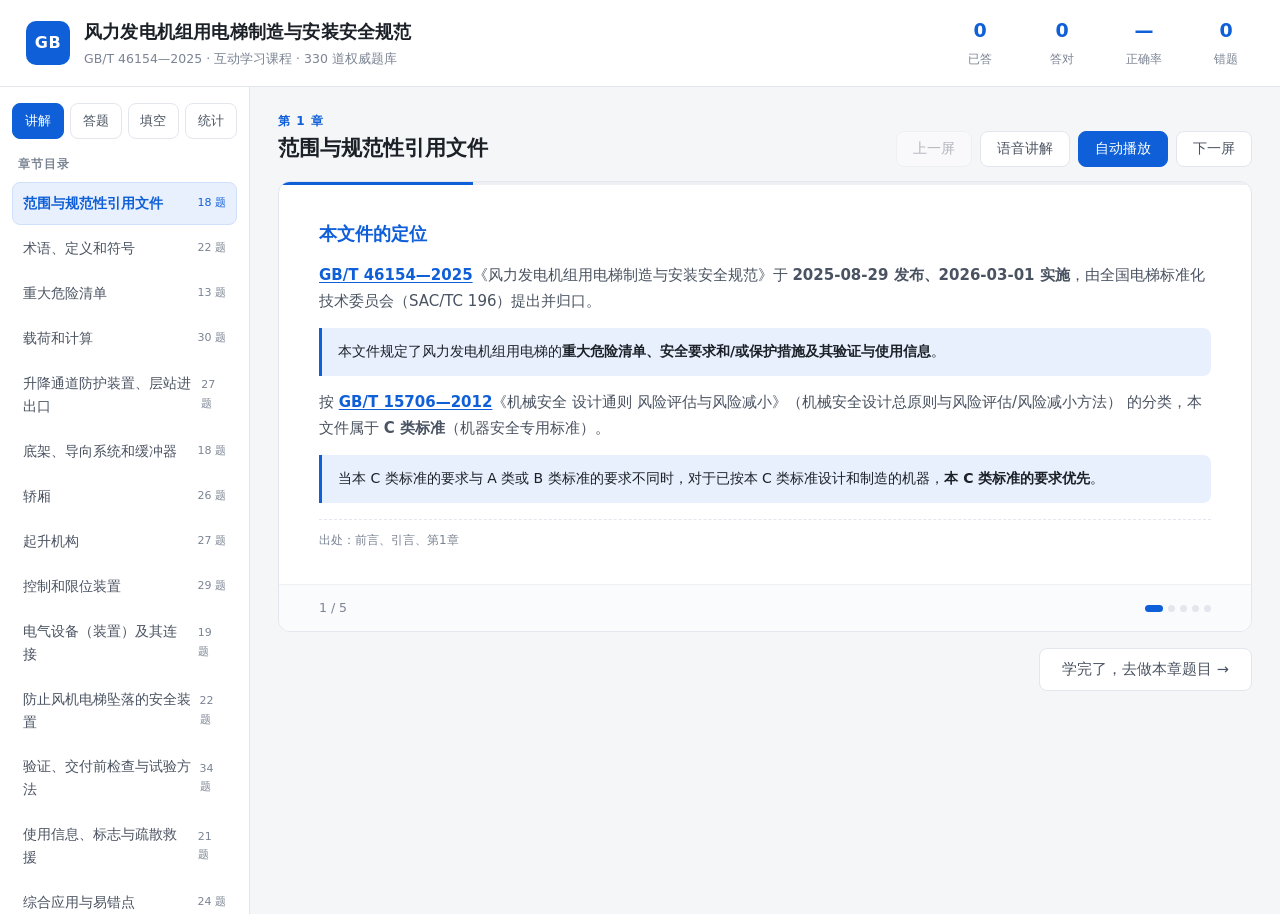
<file: index.html>
<!DOCTYPE html>
<html lang="zh-CN" data-page-node-id="mQo1R8AySi9ulNGFFgEggQ">
<head data-page-node-id="TAb0LaGGeSWBuW7K2f3jig">
<meta charset="UTF-8" data-page-node-id="KatGmBRJy7zHox4V0ZiAu6">
<meta name="viewport" content="width=device-width, initial-scale=1.0, viewport-fit=cover" data-page-node-id="2ah8SXbojGjMOA6FTHvcJJ">
<meta name="theme-color" content="#1a56db">
<meta name="apple-mobile-web-app-capable" content="yes">
<meta name="mobile-web-app-capable" content="yes">
<meta name="apple-mobile-web-app-status-bar-style" content="default">
<meta name="apple-mobile-web-app-title" content="风机电梯规范">
<meta name="description" content="GB/T 46154—2025 风力发电机组用电梯制造与安装安全规范 · 330 道权威题库互动学习">
<link rel="manifest" href="manifest.json">
<link rel="apple-touch-icon" href="icon-192.png">
<title>GB/T 46154—2025 风力发电机组用电梯制造与安装安全规范 · 互动学习课程</title>
<link rel="stylesheet" href="style.css" data-page-node-id="F5QSv4Tz6DSk9I75MiH6LL">
</head>
<body data-page-node-id="bDvq0lUARfJh0JZDNRk1cO">

<header class="topbar" data-page-node-id="ENsotrkGFCC69eRLceDYLo">
  <div class="brand" data-page-node-id="F3RCfbejKLFStZMfDvzIV9">
    <div class="logo" data-page-node-id="Fa6Ur6jxRM1ITuPgTZjjvu">GB</div>
    <div class="brand-text" data-page-node-id="qbOHX3YFs0WF0oyif7Ytv5">
      <h1 data-page-node-id="lHQTfkMbKHDOEEPYbKH5HC">风力发电机组用电梯制造与安装安全规范</h1>
      <p data-page-node-id="QAYQ2LKgcLcDNoEkHhytTW">GB/T 46154—2025 · 互动学习课程 · <span id="totalCount" data-page-node-id="YDGB1LUocgZShixCfhn77v">0</span> 道权威题库</p>
    </div>
  </div>
  <div class="topstats" data-page-node-id="HanIlumFnC3PDmNcccvTwm">
    <div class="stat" data-page-node-id="vlYKHBChnb1N0w8EAv7WrQ"><span class="stat-num" id="sDone" data-page-node-id="okST6Ym4B7ENDdySFHZk0G">0</span><span class="stat-lbl" data-page-node-id="o135BIHWbyCbIjhHr15XWH">已答</span></div>
    <div class="stat" data-page-node-id="ZpSRfxOeqrzZhnJJnXH9rW"><span class="stat-num" id="sRight" data-page-node-id="b23f5TgX7yImwHEo6GCNC2">0</span><span class="stat-lbl" data-page-node-id="UREu22Cq1mQcYHEKtdu7bu">答对</span></div>
    <div class="stat" data-page-node-id="Egxel3fMb6BVSd8cDANgGv"><span class="stat-num" id="sRate" data-page-node-id="GE1GKDdcze1HkF9i5VsreC">—</span><span class="stat-lbl" data-page-node-id="loonbfXeChBpJuQfI5LwWX">正确率</span></div>
    <div class="stat" data-page-node-id="C4SbjACXFmUE1oqKoHxL4K"><span class="stat-num" id="sWrong" data-page-node-id="iIvsfjFWjmRxh4IbpuWFAy">0</span><span class="stat-lbl" data-page-node-id="6GehsE3yKFvt5SqZMk9FBH">错题</span></div>
  </div>
</header>

<!-- 移动端导航（窄屏显示，宽屏隐藏） -->
<div class="mnav" id="mNav">
  <div class="mnav-row">
    <button class="mnav-btn active" data-view="lecture">讲解</button>
    <button class="mnav-btn" data-view="quiz">答题</button>
    <button class="mnav-btn" data-view="fill">填空</button>
    <button class="mnav-btn" data-view="stats">统计</button>
  </div>
  <div class="mnav-row">
    <select id="mChapter" class="mnav-sel"></select>
    <button class="mnav-btn ghost" id="mSync">进度同步</button>
  </div>
</div>

<div class="layout" data-page-node-id="Sv2j0swqd5zIzjAduNBVDY">
  <aside class="sidebar" data-page-node-id="uVwNJRDygAOXmF6Xfdtngm">
    <div class="modes" data-page-node-id="w2Y9AiSaQCDQcofcfK2WYH">
      <button class="mode-btn active" data-view="lecture" data-page-node-id="vT5eYsqDYYDouJ5YwDCKdF">讲解</button>
      <button class="mode-btn" data-view="quiz" data-page-node-id="hnIJFOmjjZzQ1Qm4WbHAPd">答题</button>
      <button class="mode-btn" data-view="fill">填空</button>
      <button class="mode-btn" data-view="stats" data-page-node-id="UrGAMDkPQZjWsrbLzvoBL4">统计</button>
    </div>
    <div class="chap-title" data-page-node-id="GrRc2D6kDjhtg6lw3TodhF">章节目录</div>
    <nav id="chapNav" class="chap-nav" data-page-node-id="cpU0LS0S8AxdF51bFvHPR4"></nav>
    <div class="side-foot" data-page-node-id="ei0qGwlNNXCzkBx2gliHzd">
      <button class="mini-btn" id="btnSync2">导出 / 导入进度</button>
      <button class="mini-btn" id="btnReset" data-page-node-id="CZZAXiOBi6pZQSFAmewwzA">清空学习记录</button>
      <div class="tip" data-page-node-id="51Sps3rceQvSy15WLoJRsa">记录保存在本机浏览器。换设备学习请先导出，再到新设备导入。</div>
    </div>
  </aside>

  <main class="content" data-page-node-id="aKIpwlhSejuqzuSuEpGrBW">

    <!-- ============ 讲解视图 ============ -->
    <section id="view-lecture" class="view" data-page-node-id="Mae5m9otMqvOOHkzhDpHe4">
      <div class="lec-head" data-page-node-id="LHE7e2dqEiTTJgpyM7R7zJ">
        <div data-page-node-id="eFRy4YWi2zKUn1whvtzL82">
          <div class="lec-chap" id="lecChap" data-page-node-id="Cq4thN256K4niNoRUhq0yk">第 1 章</div>
          <h2 id="lecTitle" data-page-node-id="tSXZsuTAmvvdth12vtfCpe">章节标题</h2>
        </div>
        <div class="lec-ctrl" data-page-node-id="DpUjemfMNPS14A1Zc9PBfQ">
          <button class="ctrl-btn" id="lecPrev" data-page-node-id="SzHLOckD8C7vkHrSBqelpB">上一屏</button>
          <button class="ctrl-btn" id="lecSpeak" data-page-node-id="h2H5QoPuCCcC7g9TdJGAMk">语音讲解</button>
          <button class="ctrl-btn primary" id="lecPlay" data-page-node-id="ZCjxjSyqyJALun6BObv6eh">自动播放</button>
          <button class="ctrl-btn" id="lecNext" data-page-node-id="ViMT2QNFbIYe3s0f5WvqSX">下一屏</button>
        </div>
      </div>
      <div class="player" data-page-node-id="eAmXgYA673dPtRAU0bv7wT">
        <div class="progress" data-page-node-id="kR1k0UMqQgdIHDClOtSSEA"><div class="progress-bar" id="lecBar" data-page-node-id="6W1Ve0VpgcN0T1JktqBcTT"></div></div>
        <div class="slide" id="lecSlide" data-page-node-id="fMmHFeD3I3qPaxwUEhGHE5"></div>
        <div class="slide-nav" data-page-node-id="KMcGeVo9XudXyhRIEcU5sR">
          <span id="lecIdx" data-page-node-id="2mHRyAT146RHR9eCPovE9x">1 / 1</span>
          <div class="dots" id="lecDots" data-page-node-id="FelqBzy2fEgyCazLosVswq"></div>
        </div>
      </div>
      <div class="lec-after" data-page-node-id="rP0w9ZS23QL5yR378ARx3J">
        <button class="ctrl-btn big" id="lecToQuiz" data-page-node-id="3P2kePxYjNeZz0L6LhX7Cb">学完了，去做本章题目 →</button>
      </div>
    </section>

    <!-- ============ 答题视图 ============ -->
    <section id="view-quiz" class="view hidden" data-page-node-id="YWkDdlfkJzC7oqPUUs4h4L">
      <div class="quiz-bar" data-page-node-id="6GAJ4fJn5tKS7ZOycfuXXD">
        <select id="fChapter" data-page-node-id="JcrFV73GHuuIwAZSPjXGqD"><option value="all" data-page-node-id="ELTL90QmmceUHCQX146rY2">全部章节</option></select>
        <select id="fType" data-page-node-id="Fw1lUMXhvLc4qAACnrS22r">
          <option value="all" data-page-node-id="pHprqyAlfOuCSeCfe8lq5R">全部题型</option>
          <option value="single" data-page-node-id="efp17B4DNOljGWQjsWp20K">单选题</option>
          <option value="multi" data-page-node-id="gtA5ZKbz67X8ddJNDamNZG">多选题</option>
          <option value="judge" data-page-node-id="xKMOsQCX1nUWOz7MTRIoBP">判断题</option>
        </select>
        <select id="fScope" data-page-node-id="BGFaMcwwT85bY6xm2mC3aT">
          <option value="all" data-page-node-id="r1kr6gvfibUooZlHR6ES8z">全部题目</option>
          <option value="undo" data-page-node-id="Cj5XWCji1nzlaEJ5ZF3NXd">未作答</option>
          <option value="wrong" data-page-node-id="BiSWDRisINUEBrQqz2W8g7">我的错题</option>
          <option value="right" data-page-node-id="eCbz4RunCOREA13HlOUvIH">已答对</option>
        </select>
        <label class="shuffle" data-page-node-id="hmJA6uB59RUrqrJMlF9yIn"><input type="checkbox" id="fShuffle" data-page-node-id="5xjSleJqELisnIPP8gFy0x"> 随机打乱</label>
        <span class="quiz-range" id="quizRange" data-page-node-id="PDBH4WGvHPVPGNsIWHaUD6">—</span>
      </div>

      <div class="qcard" data-page-node-id="D6btKsFw3mbjj0mCSR3Nud">
        <div class="qmeta" data-page-node-id="x0KTBa4XRpbYNcAQt9TH5X">
          <span class="tag" id="qChapter" data-page-node-id="obEn0B6kGghfHHZ0Uf6l3F">章节</span>
          <span class="tag type" id="qType" data-page-node-id="NiTaL6Wd9SF1yPSJK53Vth">题型</span>
          <span class="tag idx" id="qIdx" data-page-node-id="y3zvRtbFPkNRTTF26WtWji">1 / 1</span>
          <span class="tag src" id="qSourceTag" data-page-node-id="TLgc6nnEydl7LKcd3LQwkR">出处</span>
        </div>
        <h3 class="qtext" id="qText" data-page-node-id="w8ohyqw0R3y1nsEduNkKc9"></h3>
        <div class="options" id="qOptions" data-page-node-id="cRhA7MExXNrtepoVkJTgI9"></div>

        <div class="feedback hidden" id="qFeedback" data-page-node-id="nWHEf7kv3FDPKHGdE1V67P">
          <div class="fb-head" id="fbHead" data-page-node-id="Hm5x0hUoUDu0EPK9I5DXCP"></div>
          <div class="fb-body" data-page-node-id="YizRIyutvAGmvPpHBTCtlA">
            <div class="fb-block" data-page-node-id="OU1ySLrfInszAWxFsQD5mn">
              <div class="fb-label" data-page-node-id="wYHUBIa0HxLoGoWFN47Aqw">正确答案</div>
              <div class="fb-answer" id="fbAnswer" data-page-node-id="1QrMy0SnJrleqNk7eLBGVA"></div>
            </div>
            <div class="fb-block" data-page-node-id="cdrmSfe3EI8jECPZ8VDE3t">
              <div class="fb-label" data-page-node-id="SvbnVJS66a4EwZuHX0BBcK">为什么</div>
              <div class="fb-explain" id="fbExplain" data-page-node-id="GmVPR49EEXTEHZ4HtNab9p"></div>
            </div>
            <div class="fb-block" data-page-node-id="Cs47vVpkShfTdf4suoZa1V">
              <div class="fb-label" data-page-node-id="uDEdeYYUzSGmToefBR8Ypx">出处</div>
              <div class="fb-source" id="fbSource" data-page-node-id="uYe6JsRgU7FvCX8JljoNIT"></div>
            </div>
          </div>
        </div>

        <div class="qactions" data-page-node-id="NsuUkVtPrMmFwvH3t5DOHo">
          <button class="ctrl-btn" id="qPrev" data-page-node-id="UGqWaEA5WYkUSsBrICGz6W">上一题</button>
          <button class="ctrl-btn ghost" id="qMark" data-page-node-id="AIexMOCOpGh0UPXcVOxdhk">标记错题</button>
          <button class="ctrl-btn primary" id="qNext" data-page-node-id="rqzTzGZZLOBNOo6APK0ZST">下一题 →</button>
        </div>
      </div>

      <div class="jump" data-page-node-id="Di6K1Y4mSwGZ94afKLr4Zm">
        <div class="jump-label" data-page-node-id="5FcrlAXTpIkNZJ9FEN2j2A">快速跳题</div>
        <div class="jump-grid" id="jumpGrid" data-page-node-id="OqZ9eV5bS1XH0CwLQkYVaJ"></div>
      </div>
    </section>

    <!-- ============ 填空题视图（巩固模式） ============ -->
    <section id="view-fill" class="view hidden">
      <div class="quiz-bar">
        <select id="ffChapter"><option value="all">全部章节</option></select>
        <select id="ffScope">
          <option value="all">全部题目</option>
          <option value="undo">未作答</option>
          <option value="wrong">我的错题</option>
          <option value="right">已答对</option>
        </select>
        <label class="shuffle"><input type="checkbox" id="ffShuffle"> 随机打乱</label>
        <span class="quiz-range" id="ffRange">—</span>
      </div>
      <div class="fill-stats" id="ffStats"></div>

      <div class="qcard">
        <div class="qmeta">
          <span class="tag" id="fqChapter">章节</span>
          <span class="tag type" id="fqType">填空题</span>
          <span class="tag idx" id="fqIdx">1 / 1</span>
          <span class="tag src" id="fqSourceTag">出处</span>
        </div>
        <h3 class="qtext" id="fqText"></h3>
        <div class="options" id="fqOptions"></div>

        <div class="feedback hidden" id="fqFeedback">
          <div class="fb-head" id="ffbHead"></div>
          <div class="fb-body">
            <div class="fb-block">
              <div class="fb-label">正确答案</div>
              <div class="fb-answer" id="ffbAnswer"></div>
            </div>
            <div class="fb-block">
              <div class="fb-label">为什么</div>
              <div class="fb-explain" id="ffbExplain"></div>
            </div>
            <div class="fb-block">
              <div class="fb-label">出处</div>
              <div class="fb-source" id="ffbSource"></div>
            </div>
          </div>
        </div>

        <div class="qactions">
          <button class="ctrl-btn" id="fqPrev">上一题</button>
          <button class="ctrl-btn ghost" id="fqMark">标记错题</button>
          <button class="ctrl-btn primary" id="fqNext">提交答案</button>
        </div>
      </div>

      <div class="jump">
        <div class="jump-label">快速跳题</div>
        <div class="jump-grid" id="fjumpGrid"></div>
      </div>
    </section>

    <!-- ============ 统计视图 ============ -->
    <section id="view-stats" class="view hidden" data-page-node-id="GYa8fN7luwQYHF5KLp4s4r">
      <h2 class="sec-title" data-page-node-id="kWdgmSGsVbArYwYUoKQYSC">学习统计</h2>
      <div class="stat-cards" id="statCards" data-page-node-id="XQUYrsCYJnwyGDPbWpHncK"></div>
      <h2 class="sec-title" data-page-node-id="afpPiP2RDzF0rMIqsDskck">各章掌握情况</h2>
      <div class="chap-stats" id="chapStats" data-page-node-id="CVwwt9AeAEYNsifHH8hbpq"></div>
      <h2 class="sec-title" data-page-node-id="ZonDIJp510YqFQIpKfqoWj">错题清单</h2>
      <div class="wrong-list" id="wrongList" data-page-node-id="krCQD9dm16kF6w1IRvkqdA"></div>
    </section>

  </main>
</div>

<!-- 进度同步弹窗 -->
<div class="modal hidden" id="syncModal">
  <div class="modal-mask" id="syncMask"></div>
  <div class="modal-box">
    <div class="modal-head">
      <h3>学习进度同步</h3>
      <button class="modal-x" id="syncClose">×</button>
    </div>
    <div class="modal-body">
      <p class="modal-tip">
        进度保存在<b>当前设备的浏览器</b>里，不会自动跨设备同步。换电脑或换手机时，
        在旧设备点「导出进度」存下文件，到新设备点「导入进度」选该文件即可无缝继续。
      </p>
      <div class="modal-acts">
        <button class="ctrl-btn primary" id="btnExport">导出进度（下载文件）</button>
        <button class="ctrl-btn" id="btnImport">导入进度（选择文件）</button>
        <input type="file" id="fileInput" accept=".json,application/json" hidden>
      </div>
      <div class="modal-status" id="syncStatus"></div>
      <div class="modal-sum" id="syncSum"></div>
    </div>
  </div>
</div>

<!-- 知识库弹窗（出处/引用规范点击后在课程内查看知识点，不跳外部网页） -->
<div class="modal hidden" id="kbModal">
  <div class="modal-mask" id="kbMask"></div>
  <div class="modal-box kb-box">
    <div class="modal-head">
      <h3 id="kbTitle">知识点</h3>
      <button class="modal-x" id="kbClose">×</button>
    </div>
    <div class="modal-body kb-body" id="kbBody"></div>
  </div>
</div>

<!-- 添加到主屏幕提示 -->
<div class="install-tip hidden" id="installTip">
  <div class="it-text">
    <b>装到手机桌面</b>
    <span id="installGuide">添加后断网也能学</span>
  </div>
  <div class="it-btns">
    <button class="it-btn" id="installDo">添加</button>
    <button class="it-btn ghost" id="installNo">不用</button>
  </div>
</div>

<script src="data/ch01.js"></script>
<script src="data/ch02.js"></script>
<script src="data/ch03.js"></script>
<script src="data/ch04.js"></script>
<script src="data/ch05.js"></script>
<script src="data/ch06.js"></script>
<script src="data/ch07.js"></script>
<script src="data/ch08.js"></script>
<script src="data/ch09.js"></script>
<script src="data/ch10.js"></script>
<script src="data/ch11.js"></script>
<script src="data/ch12.js"></script>
<script src="data/ch13.js"></script>
<script src="data/ch14.js"></script>
<script src="data/fill.js"></script>
<script src="data/kb.js"></script>
<script src="app.js"></script>
</body>
</html>
</file>
<file: style.css>
:root{
  --bg:#f5f6f8;
  --panel:#ffffff;
  --line:#e3e6ec;
  --line-soft:#eef0f4;
  --ink:#1c2128;
  --ink-2:#4a5361;
  --ink-3:#7b8493;
  --accent:#0f5fd8;
  --accent-soft:#e8f0fd;
  --ok:#128a52;
  --ok-soft:#e6f6ee;
  --bad:#d0342c;
  --bad-soft:#fdeceb;
  --warn:#b7791f;
  --warn-soft:#fdf5e6;
  --radius:12px;
}
*{box-sizing:border-box;margin:0;padding:0}
body{
  font-family:"Microsoft YaHei","PingFang SC","Segoe UI",system-ui,sans-serif;
  background:var(--bg);color:var(--ink);line-height:1.7;font-size:15px;
}
button{font-family:inherit;cursor:pointer}
.hidden{display:none !important}

/* ---------- 顶栏 ---------- */
.topbar{
  background:var(--panel);border-bottom:1px solid var(--line);
  padding:14px 26px;display:flex;justify-content:space-between;align-items:center;
  position:sticky;top:0;z-index:20;
}
.brand{display:flex;align-items:center;gap:14px}
.logo{
  width:44px;height:44px;border-radius:10px;background:var(--accent);color:#fff;
  display:flex;align-items:center;justify-content:center;font-weight:700;font-size:16px;letter-spacing:.5px;
}
.brand-text h1{font-size:18px;font-weight:700;letter-spacing:.2px}
.brand-text p{font-size:12.5px;color:var(--ink-3)}
.topstats{display:flex;gap:26px}
.stat{text-align:center;min-width:56px}
.stat-num{display:block;font-size:19px;font-weight:700;color:var(--accent)}
.stat-lbl{font-size:11.5px;color:var(--ink-3)}

/* ---------- 布局 ---------- */
.layout{display:flex;min-height:calc(100vh - 73px)}
.sidebar{
  width:250px;background:var(--panel);border-right:1px solid var(--line);
  padding:16px 12px;position:sticky;top:73px;height:calc(100vh - 73px);overflow-y:auto;flex-shrink:0;
}
.modes{display:flex;gap:6px;margin-bottom:16px}
.mode-btn{
  flex:1;padding:8px 0;border:1px solid var(--line);background:#fff;border-radius:8px;
  font-size:13px;color:var(--ink-2);transition:.15s;
}
.mode-btn:hover{border-color:var(--accent);color:var(--accent)}
.mode-btn.active{background:var(--accent);color:#fff;border-color:var(--accent)}
.chap-title{font-size:11.5px;color:var(--ink-3);letter-spacing:1px;margin:6px 6px 8px;font-weight:600}
.chap-nav{display:flex;flex-direction:column;gap:2px}
.chap-item{
  padding:9px 10px;border-radius:8px;font-size:13.5px;color:var(--ink-2);cursor:pointer;
  display:flex;justify-content:space-between;align-items:center;gap:8px;border:1px solid transparent;
}
.chap-item:hover{background:var(--line-soft)}
.chap-item.active{background:var(--accent-soft);color:var(--accent);border-color:#cfe0fa;font-weight:600}
.chap-item .cnum{font-size:11px;color:var(--ink-3);font-weight:400}
.chap-item.active .cnum{color:var(--accent)}
.side-foot{margin-top:18px;padding-top:14px;border-top:1px solid var(--line-soft)}
.mini-btn{
  width:100%;padding:8px;border:1px solid var(--line);background:#fff;border-radius:8px;
  font-size:12.5px;color:var(--ink-2);
}
.mini-btn:hover{border-color:var(--bad);color:var(--bad)}
.tip{font-size:11px;color:var(--ink-3);margin-top:8px;line-height:1.5}

.content{flex:1;padding:24px 28px 60px;min-width:0}

/* ---------- 讲解播放器 ---------- */
.lec-head{display:flex;justify-content:space-between;align-items:flex-end;margin-bottom:14px;gap:16px;flex-wrap:wrap}
.lec-chap{font-size:12px;color:var(--accent);font-weight:600;letter-spacing:1px}
.lec-head h2{font-size:21px;font-weight:700}
.lec-ctrl{display:flex;gap:8px}
.ctrl-btn{
  padding:8px 16px;border:1px solid var(--line);background:#fff;border-radius:8px;
  font-size:13.5px;color:var(--ink-2);transition:.15s;
}
.ctrl-btn:hover{border-color:var(--accent);color:var(--accent)}
.ctrl-btn.primary{background:var(--accent);color:#fff;border-color:var(--accent)}
.ctrl-btn.primary:hover{background:#0d4fb5;color:#fff}
.ctrl-btn.ghost{background:transparent}
.ctrl-btn.big{padding:11px 22px;font-size:14.5px}
.ctrl-btn:disabled{opacity:.4;cursor:not-allowed}
.player{background:var(--panel);border:1px solid var(--line);border-radius:var(--radius);overflow:hidden}
.progress{height:3px;background:var(--line-soft)}
.progress-bar{height:100%;background:var(--accent);width:0;transition:width .35s ease}
.slide{padding:34px 40px;min-height:330px}
.slide h3{font-size:18px;margin-bottom:14px;color:var(--accent);font-weight:700}
.slide p{font-size:15px;color:var(--ink-2);margin-bottom:12px}
.slide ul,.slide ol{margin:0 0 12px 22px;color:var(--ink-2)}
.slide li{margin-bottom:7px;font-size:14.5px}
.slide .kv{
  background:var(--accent-soft);border-left:3px solid var(--accent);padding:12px 16px;
  border-radius:0 8px 8px 0;margin:14px 0;font-size:14px;color:var(--ink);
}
.slide .nums{display:flex;flex-wrap:wrap;gap:10px;margin:14px 0}
.slide .num{
  background:#fff;border:1px solid var(--line);border-radius:8px;padding:10px 14px;min-width:118px;
}
.slide .num b{display:block;font-size:17px;color:var(--accent)}
.slide .num span{font-size:12px;color:var(--ink-3)}
.slide table{width:100%;border-collapse:collapse;font-size:13.5px;margin:12px 0}
.slide th,.slide td{border:1px solid var(--line);padding:7px 10px;text-align:left}
.slide th{background:var(--line-soft);font-weight:600}
.slide .src{margin-top:16px;font-size:12px;color:var(--ink-3);border-top:1px dashed var(--line);padding-top:10px}

/* 宽表格：横向滚动容器 + 滑动提示 + 右侧渐隐 */
.tbl-wrap{position:relative}
.tbl-tip{
  font-size:11.5px;line-height:1.5;color:var(--warn);background:var(--warn-soft);
  border-radius:6px;padding:5px 10px;margin:6px 0 4px;text-align:center;
}
.tbl-wrap.scrollable::after{
  content:'';position:absolute;top:0;right:0;bottom:0;width:26px;
  background:linear-gradient(to right,rgba(255,255,255,0),rgba(255,255,255,.92));
  pointer-events:none;opacity:0;transition:opacity .2s;
}
.tbl-wrap.scrollable:not(.at-end)::after{opacity:1}
/* 已向左滑动时，左侧显示渐隐，提示还能往回滑 */
.tbl-wrap.scrollable::before{
  content:'';position:absolute;top:0;left:0;bottom:0;width:26px;
  background:linear-gradient(to left,rgba(255,255,255,0),rgba(255,255,255,.92));
  pointer-events:none;opacity:0;transition:opacity .2s;z-index:1;
}
.tbl-wrap.scrollable:not(.at-start)::before{opacity:1}
.slide-nav{
  display:flex;justify-content:space-between;align-items:center;
  padding:12px 40px;border-top:1px solid var(--line-soft);background:#fafbfc;
}
.slide-nav span{font-size:12.5px;color:var(--ink-3)}
.dots{display:flex;gap:5px}
.dot{width:7px;height:7px;border-radius:50%;background:var(--line);cursor:pointer}
.dot.on{background:var(--accent);width:18px;border-radius:4px}
.lec-after{margin-top:16px;text-align:right}

/* ---------- 答题 ---------- */
.quiz-bar{
  display:flex;gap:10px;align-items:center;flex-wrap:wrap;margin-bottom:16px;
  background:var(--panel);border:1px solid var(--line);border-radius:10px;padding:11px 14px;
}
.quiz-bar select{
  padding:7px 10px;border:1px solid var(--line);border-radius:7px;background:#fff;
  font-size:13.5px;color:var(--ink);font-family:inherit;
}
.shuffle{font-size:13px;color:var(--ink-2);display:flex;align-items:center;gap:5px;cursor:pointer}
.quiz-range{margin-left:auto;font-size:12.5px;color:var(--ink-3)}
.qcard{background:var(--panel);border:1px solid var(--line);border-radius:var(--radius);padding:24px 28px}
.qmeta{display:flex;gap:8px;flex-wrap:wrap;margin-bottom:14px}
.tag{
  font-size:11.5px;padding:3px 9px;border-radius:20px;background:var(--line-soft);color:var(--ink-2);
}
.tag.type{background:var(--accent-soft);color:var(--accent)}
.tag.src{background:var(--warn-soft);color:var(--warn)}
.qtext{font-size:17px;font-weight:600;line-height:1.7;margin-bottom:18px}
.options{display:flex;flex-direction:column;gap:9px}
.opt{
  display:flex;gap:12px;align-items:flex-start;padding:13px 16px;border:1px solid var(--line);
  border-radius:10px;background:#fff;cursor:pointer;transition:.15s;font-size:14.5px;color:var(--ink);
}
.opt:hover{border-color:var(--accent);background:#fafcff}
.opt .letter{
  width:24px;height:24px;border-radius:50%;border:1px solid var(--line);flex-shrink:0;
  display:flex;align-items:center;justify-content:center;font-size:12.5px;color:var(--ink-3);margin-top:1px;
}
.opt.sel{border-color:var(--accent);background:var(--accent-soft)}
.opt.sel .letter{background:var(--accent);color:#fff;border-color:var(--accent)}
.opt.right{border-color:var(--ok);background:var(--ok-soft)}
.opt.right .letter{background:var(--ok);color:#fff;border-color:var(--ok)}
.opt.wrong{border-color:var(--bad);background:var(--bad-soft)}
.opt.wrong .letter{background:var(--bad);color:#fff;border-color:var(--bad)}
.opt.locked{cursor:default}
.opt-multi .letter{border-radius:6px}

/* ---------- 填空题（巩固模式） ---------- */
.fill-stats{
  display:flex;align-items:center;justify-content:center;gap:14px;flex-wrap:wrap;
  padding:9px 14px;margin-bottom:14px;border:1px dashed var(--line);border-radius:10px;
  background:var(--accent-soft);color:var(--accent);font-size:13.5px;font-weight:600;
}
.fill-opts{display:block}
.fill-row{display:flex;align-items:center;gap:10px;margin:9px 0}
.fill-no{flex-shrink:0;font-size:13px;color:var(--ink-3);font-weight:600;min-width:52px}
.fill-input{
  flex:1;padding:11px 14px;font-size:16px;border:2px solid var(--line);border-radius:10px;
  outline:none;transition:.15s;color:var(--ink);background:#fff;min-width:0;
}
.fill-input:focus{border-color:var(--accent);box-shadow:0 0 0 3px var(--accent-soft)}
.fill-input.right{border-color:var(--ok);background:var(--ok-soft)}
.fill-input.wrong{border-color:var(--bad);background:var(--bad-soft);color:var(--bad)}
.fill-input.show-ans{font-weight:700}
.fill-input:disabled{cursor:default;opacity:1}

/* 引用规范链接（跳转国家标准全文公开系统） */
.std-link{color:var(--accent);text-decoration:underline;text-underline-offset:2px;cursor:pointer;font-weight:600}
.std-link:hover{color:#1a5fb4;text-decoration:underline}
.std-link:visited{color:#5b6b8c}
/* 出处标签（点击打开课程内知识库） */
.src-link{display:inline-flex;align-items:center;gap:6px;border:0;background:var(--warn-soft);color:var(--warn);font-size:13.5px;font-weight:700;padding:9px 12px;border-radius:7px;cursor:pointer;text-align:left}
.src-link:hover{background:var(--warn-soft);filter:brightness(.96)}
.src-link .src-arrow{font-size:12px;transition:transform .15s}
.src-link:hover .src-arrow{transform:translateX(3px)}
/* 知识库弹窗 */
.kb-box{max-width:min(720px,94vw);max-height:82vh;display:flex;flex-direction:column}
.kb-body{overflow-y:auto;display:flex;flex-direction:column;gap:12px;padding:16px 20px 20px}
.kb-item{border:1px solid var(--line);border-radius:12px;padding:14px 16px;background:var(--panel);box-shadow:0 1px 3px rgba(15,23,42,.05)}
.kb-key{display:flex;align-items:center;gap:8px;margin-bottom:9px;flex-wrap:wrap}
.kb-key-no{font-size:12.5px;font-weight:800;color:#fff;background:var(--accent);border-radius:6px;padding:2px 9px;letter-spacing:.2px}
.kb-key-t{font-size:14.5px;font-weight:700;color:var(--ink)}
.kb-text{font-size:14px;line-height:1.9;color:var(--ink-2);word-break:break-word}
.kb-text p{margin:0 0 8px}
.kb-text p:last-child{margin-bottom:0}
.kb-li{display:flex;gap:6px;margin:0 0 6px;padding-left:2px;line-height:1.85}
.kb-li:last-child{margin-bottom:0}
.kb-tag{flex:0 0 auto;font-weight:700;color:var(--accent);min-width:24px}

.feedback{margin-top:18px;border-radius:10px;overflow:hidden;border:1px solid var(--line)}
.fb-head{padding:11px 18px;font-weight:700;font-size:15px}
.fb-head.ok{background:var(--ok-soft);color:var(--ok)}
.fb-head.bad{background:var(--bad-soft);color:var(--bad)}
.fb-body{padding:16px 18px;display:flex;flex-direction:column;gap:14px}
.fb-label{font-size:11.5px;color:var(--ink-3);letter-spacing:1px;margin-bottom:5px;font-weight:600}
.fb-answer{font-size:14.5px;font-weight:600;color:var(--ok)}
.fb-explain{font-size:14.5px;color:var(--ink-2);line-height:1.8}
.fb-source{font-size:13.5px;color:var(--warn);background:var(--warn-soft);padding:9px 12px;border-radius:7px}
.qactions{display:flex;gap:10px;margin-top:20px;justify-content:flex-end}
.jump{margin-top:22px}
.jump-label{font-size:12px;color:var(--ink-3);margin-bottom:9px}
.jump-grid{display:flex;flex-wrap:wrap;gap:6px}
.jump-btn{
  width:38px;height:34px;border:1px solid var(--line);background:#fff;border-radius:7px;
  font-size:12.5px;color:var(--ink-2);
}
.jump-btn:hover{border-color:var(--accent);color:var(--accent)}
.jump-btn.done{background:var(--line-soft)}
.jump-btn.right{background:var(--ok-soft);border-color:#bfe5d2;color:var(--ok)}
.jump-btn.wrong{background:var(--bad-soft);border-color:#f5c6c3;color:var(--bad)}
.jump-btn.cur{border-color:var(--accent);border-width:2px;color:var(--accent);font-weight:700}

/* ---------- 统计 ---------- */
.sec-title{font-size:16px;font-weight:700;margin:8px 0 14px}
.stat-cards{display:flex;gap:12px;flex-wrap:wrap;margin-bottom:26px}
.scard{background:var(--panel);border:1px solid var(--line);border-radius:10px;padding:16px 22px;min-width:130px}
.scard b{display:block;font-size:24px;color:var(--accent)}
.scard span{font-size:12.5px;color:var(--ink-3)}
.chap-stats{display:flex;flex-direction:column;gap:9px;margin-bottom:26px}
.cs-row{display:flex;align-items:center;gap:12px;font-size:13.5px}
.cs-name{width:210px;flex-shrink:0;color:var(--ink-2)}
.cs-bar{flex:1;height:9px;background:var(--line-soft);border-radius:5px;overflow:hidden}
.cs-bar i{display:block;height:100%;background:var(--accent)}
.cs-val{width:80px;text-align:right;color:var(--ink-3);font-size:12.5px}
.wrong-list{display:flex;flex-direction:column;gap:8px}
.wrong-item{
  background:var(--panel);border:1px solid var(--line);border-radius:9px;padding:12px 16px;
  font-size:13.5px;color:var(--ink-2);cursor:pointer;
}
.wrong-item:hover{border-color:var(--accent)}
.wrong-item b{color:var(--ink);font-weight:600}
.empty{color:var(--ink-3);font-size:13.5px;padding:20px 0}

/* ===== 移动端导航 ===== */
.mnav{display:none;position:sticky;top:0;z-index:60;background:var(--panel);
  border-bottom:1px solid var(--line);padding:8px 12px;gap:8px;flex-direction:column}
.mnav-row{display:flex;gap:8px}
.mnav-btn{
  flex:1;min-height:44px;border:1px solid var(--line);background:var(--panel-2,var(--panel));
  color:var(--ink-2);border-radius:9px;font-size:14px;font-weight:600;cursor:pointer;
  -webkit-tap-highlight-color:transparent;
}
.mnav-btn.active{background:var(--accent);border-color:var(--accent);color:#fff}
.mnav-btn.ghost{flex:0 0 auto;padding:0 16px;font-weight:500}
.mnav-sel{flex:1;min-height:44px;border:1px solid var(--line);border-radius:9px;
  background:var(--panel);color:var(--ink);font-size:14px;padding:0 12px;
  appearance:none;-webkit-appearance:none}

/* ===== 弹窗 ===== */
.modal{position:fixed;inset:0;z-index:200;display:flex;align-items:center;justify-content:center;padding:20px}
.modal-mask{position:absolute;inset:0;background:rgba(15,23,42,.45)}
.modal-box{
  position:relative;background:var(--panel);border-radius:14px;width:100%;max-width:460px;
  box-shadow:0 20px 50px rgba(15,23,42,.22);overflow:hidden;
}
.modal-head{display:flex;align-items:center;justify-content:space-between;
  padding:16px 20px;border-bottom:1px solid var(--line)}
.modal-head h3{font-size:16px;color:var(--ink);margin:0}
.modal-x{border:0;background:transparent;font-size:26px;line-height:1;color:var(--ink-3);
  cursor:pointer;padding:0 4px}
.modal-body{padding:18px 20px 22px}
.modal-tip{font-size:13.5px;line-height:1.75;color:var(--ink-2);margin:0 0 16px}
.modal-tip b{color:var(--ink)}
.modal-acts{display:flex;flex-direction:column;gap:10px}
.modal-acts .ctrl-btn{width:100%;min-height:44px}
.modal-status{margin-top:14px;font-size:13.5px;color:var(--ink-2);min-height:20px}
.modal-status.ok{color:#15803d}
.modal-status.err{color:#b91c1c}
.modal-sum{margin-top:8px;font-size:12.5px;color:var(--ink-3);line-height:1.7}

/* ===== 装到桌面提示 ===== */
.install-tip{
  position:fixed;left:12px;right:12px;bottom:12px;z-index:150;
  background:var(--panel);border:1px solid var(--line);border-radius:12px;
  padding:12px 14px;display:flex;align-items:center;gap:12px;
  box-shadow:0 10px 30px rgba(15,23,42,.16);
}
.it-text{flex:1;display:flex;flex-direction:column;gap:2px;min-width:0}
.it-text b{font-size:14px;color:var(--ink)}
.it-text span{font-size:12px;color:var(--ink-3)}
.it-btns{display:flex;gap:8px;flex:0 0 auto}
.it-btn{min-height:38px;padding:0 16px;border-radius:9px;border:1px solid var(--accent);
  background:var(--accent);color:#fff;font-size:13.5px;font-weight:600;cursor:pointer}
.it-btn.ghost{background:transparent;color:var(--ink-3);border-color:var(--line)}

@media(max-width:1000px){
  .sidebar{display:none}
  .content{padding:18px}
  .slide{padding:24px}
  .slide-nav{padding:12px 24px}
  .mnav{display:flex}
  /* 顶栏改非粘性：避免与 mnav 争抢 top:0 造成互相覆盖 */
  .topbar{position:static;padding:12px 14px;flex-wrap:wrap;gap:0}
  .topstats{gap:10px}
  .stat-num{font-size:17px}
}

@media(max-width:640px){
  /* ---- 顶栏重排：品牌独占一行，统计独占一行 ---- */
  .topbar{padding:10px 12px}
  .brand{flex:1 1 100%;gap:10px;min-width:0;align-items:flex-start}
  .brand .logo{width:38px;height:38px;font-size:13px;border-radius:9px;flex-shrink:0}
  .brand-text{min-width:0;flex:1}
  .brand-text h1{
    font-size:13.5px;line-height:1.45;font-weight:700;
    /* 最多两行，超出省略，防止长标题把顶栏撑高 */
    display:-webkit-box;-webkit-line-clamp:2;-webkit-box-orient:vertical;
    overflow:hidden;word-break:break-word;
  }
  .brand-text p{
    font-size:11px;line-height:1.5;margin-top:2px;
    display:-webkit-box;-webkit-line-clamp:1;-webkit-box-orient:vertical;overflow:hidden;
  }
  .topstats{
    flex:1 1 100%;width:100%;gap:0;justify-content:space-around;
    margin-top:9px;padding-top:9px;border-top:1px solid var(--line-soft);
  }
  .stat{min-width:0;flex:1}
  .stat-num{font-size:16px}
  .stat-lbl{font-size:10.5px}

  /* ---- 移动端导航：修复 select 撑宽导致的横向溢出 ---- */
  .mnav{padding:8px 12px}
  .mnav-row{min-width:0}
  .mnav-btn{min-width:0;padding:0 8px;font-size:13.5px;overflow:hidden;text-overflow:ellipsis;white-space:nowrap}
  .mnav-btn.ghost{flex:0 0 auto;padding:0 12px;font-size:13px}
  /* 关键：select 在 flex 中必须 min-width:0 才能收缩，否则被最长 option 撑宽 */
  .mnav-sel{min-width:0;width:100%;font-size:13.5px;padding:0 10px;
    text-overflow:ellipsis;white-space:nowrap;overflow:hidden}

  .content{padding:12px;padding-bottom:96px}  /* 预留底部悬浮提示的空间 */
  .qcard{padding:16px}
  .qtext{font-size:16px;line-height:1.65}
  /* 选项加大触控区，避免误点 */
  .opt{min-height:48px;padding:12px 14px;font-size:15px}
  .slide{padding:16px}
  .slide h3{font-size:16px}
  .slide p,.slide li{font-size:14px}
  .slide .num{min-width:104px;padding:9px 12px}
  /* 宽表格改为可横向滑动查看，避免被 .player 的 overflow:hidden 裁掉 */
  .slide table{display:block;width:100%;overflow-x:auto;-webkit-overflow-scrolling:touch;font-size:12.5px}
  .slide th,.slide td{white-space:nowrap;padding:6px 9px}
  .slide .nums{gap:8px}
  .slide-nav{padding:10px 16px;flex-wrap:wrap;gap:8px}
  .qactions{flex-wrap:wrap;gap:8px}
  .qactions .ctrl-btn{flex:1;min-width:88px;min-height:46px}
  .quiz-bar{flex-wrap:wrap;padding:10px 12px;gap:8px}
  /* 16px 可避免 iOS 聚焦时自动放大页面 */
  .quiz-bar select{flex:1 1 45%;min-height:44px;font-size:16px;min-width:0}
  .shuffle{min-height:42px;display:flex;align-items:center}
  .jump-grid{gap:5px}
  .jump-btn{min-height:36px;font-size:12px;width:auto;min-width:38px;flex:0 0 auto}
  .lec-ctrl{flex-wrap:wrap;gap:6px}
  .lec-ctrl .ctrl-btn{flex:1;min-width:72px;min-height:44px;padding:9px 8px;font-size:13.5px}
  .modal{padding:14px;align-items:flex-start;padding-top:max(14px,6vh)}
  .modal-box{max-width:100%;max-height:86vh;display:flex;flex-direction:column}
  .modal-body{overflow-y:auto}
  .install-tip{flex-wrap:wrap}
  .fb-body{padding:14px}
  .fb-explain,.fb-answer{font-size:14px}
}

/* 安全区适配（iPhone 刘海 / 底部横条） */
@supports(padding-bottom:env(safe-area-inset-bottom)){
  .install-tip{bottom:calc(12px + env(safe-area-inset-bottom))}
  .mnav{padding-top:calc(8px + env(safe-area-inset-top))}
  @media(max-width:640px){
    .content{padding-bottom:calc(96px + env(safe-area-inset-bottom))}
  }
}
</file>
